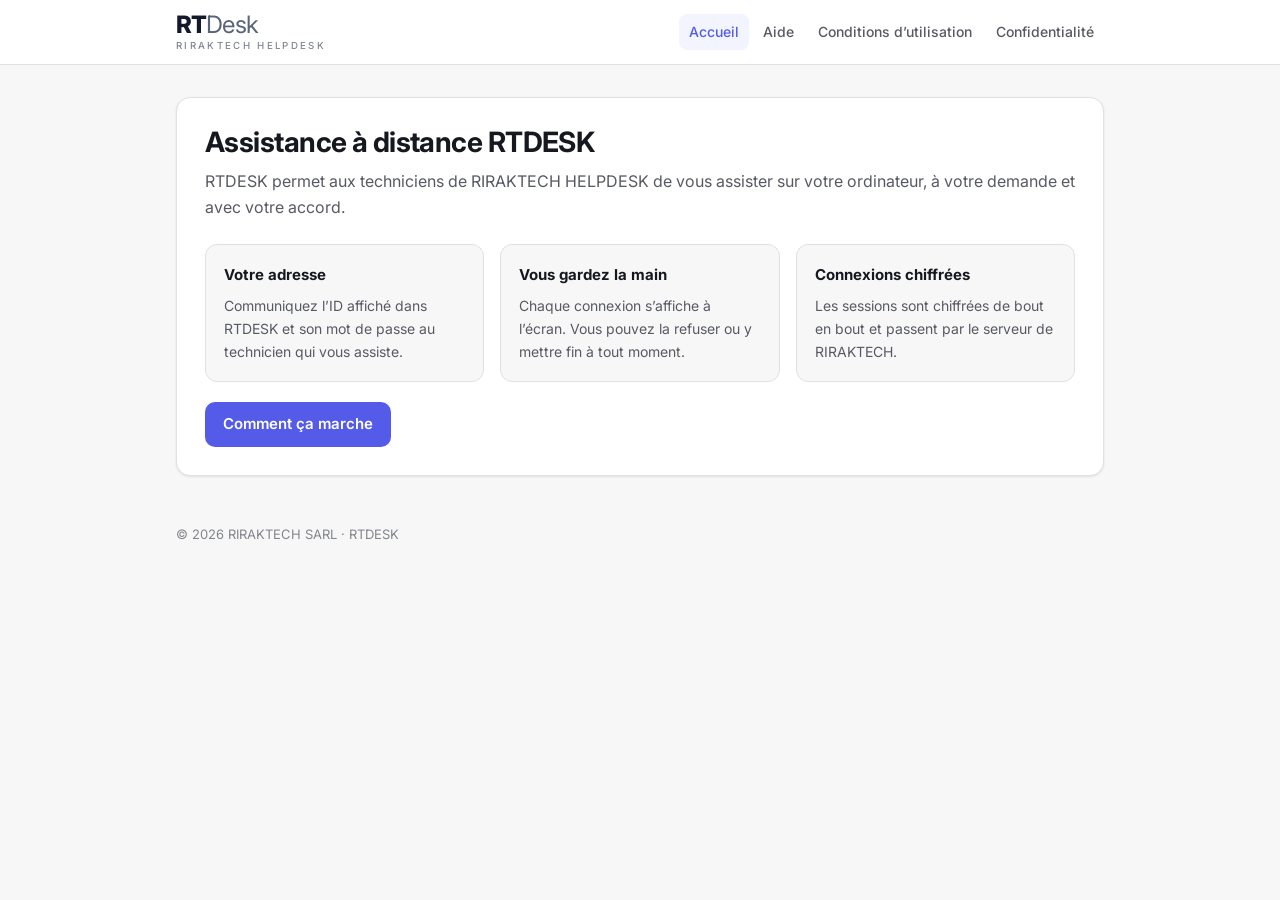
<file: index.html>
<!doctype html>
<html lang="fr">
<head>
  <meta charset="utf-8">
  <meta name="viewport" content="width=device-width, initial-scale=1">
  <title>RTDESK — Assistance à distance</title>
  <meta name="description" content="RTDESK, l’assistance à distance de RIRAKTECH HELPDESK.">
  <link rel="preconnect" href="https://fonts.googleapis.com">
  <link rel="preconnect" href="https://fonts.gstatic.com" crossorigin>
  <link href="https://fonts.googleapis.com/css2?family=Inter:wght@400;500;600;800&display=swap" rel="stylesheet">
  <link rel="stylesheet" href="style.css">
</head>
<body>
  <header class="topbar">
    <div class="topbar-inner">
      <a class="logo" href="./" aria-label="RTDesk — RIRAKTECH HELPDESK">
        <span class="name"><span class="rt">RT</span><span class="desk">Desk</span></span>
        <span class="tag">RIRAKTECH HELPDESK</span>
      </a>
      <nav>
        <a href="./" aria-current="page">Accueil</a>
        <a href="aide.html">Aide</a>
        <a href="conditions.html">Conditions d’utilisation</a>
        <a href="confidentialite.html">Confidentialité</a>
      </nav>
    </div>
  </header>

  <main>
    <section class="card">
      <h1>Assistance à distance RTDESK</h1>
      <p class="lead">RTDESK permet aux techniciens de RIRAKTECH HELPDESK de vous assister sur votre ordinateur, à votre demande et avec votre accord.</p>
      <div class="grid">
        <div class="tile">
          <h3>Votre adresse</h3>
          <p>Communiquez l’ID affiché dans RTDESK et son mot de passe au technicien qui vous assiste.</p>
        </div>
        <div class="tile">
          <h3>Vous gardez la main</h3>
          <p>Chaque connexion s’affiche à l’écran. Vous pouvez la refuser ou y mettre fin à tout moment.</p>
        </div>
        <div class="tile">
          <h3>Connexions chiffrées</h3>
          <p>Les sessions sont chiffrées de bout en bout et passent par le serveur de RIRAKTECH.</p>
        </div>
      </div>
      <a class="button" href="aide.html">Comment ça marche</a>
    </section>
  </main>

  <footer>
    © <span data-year>2026</span> RIRAKTECH SARL · RTDESK
  </footer>
  <script src="year.js"></script>
</body>
</html>
</file>
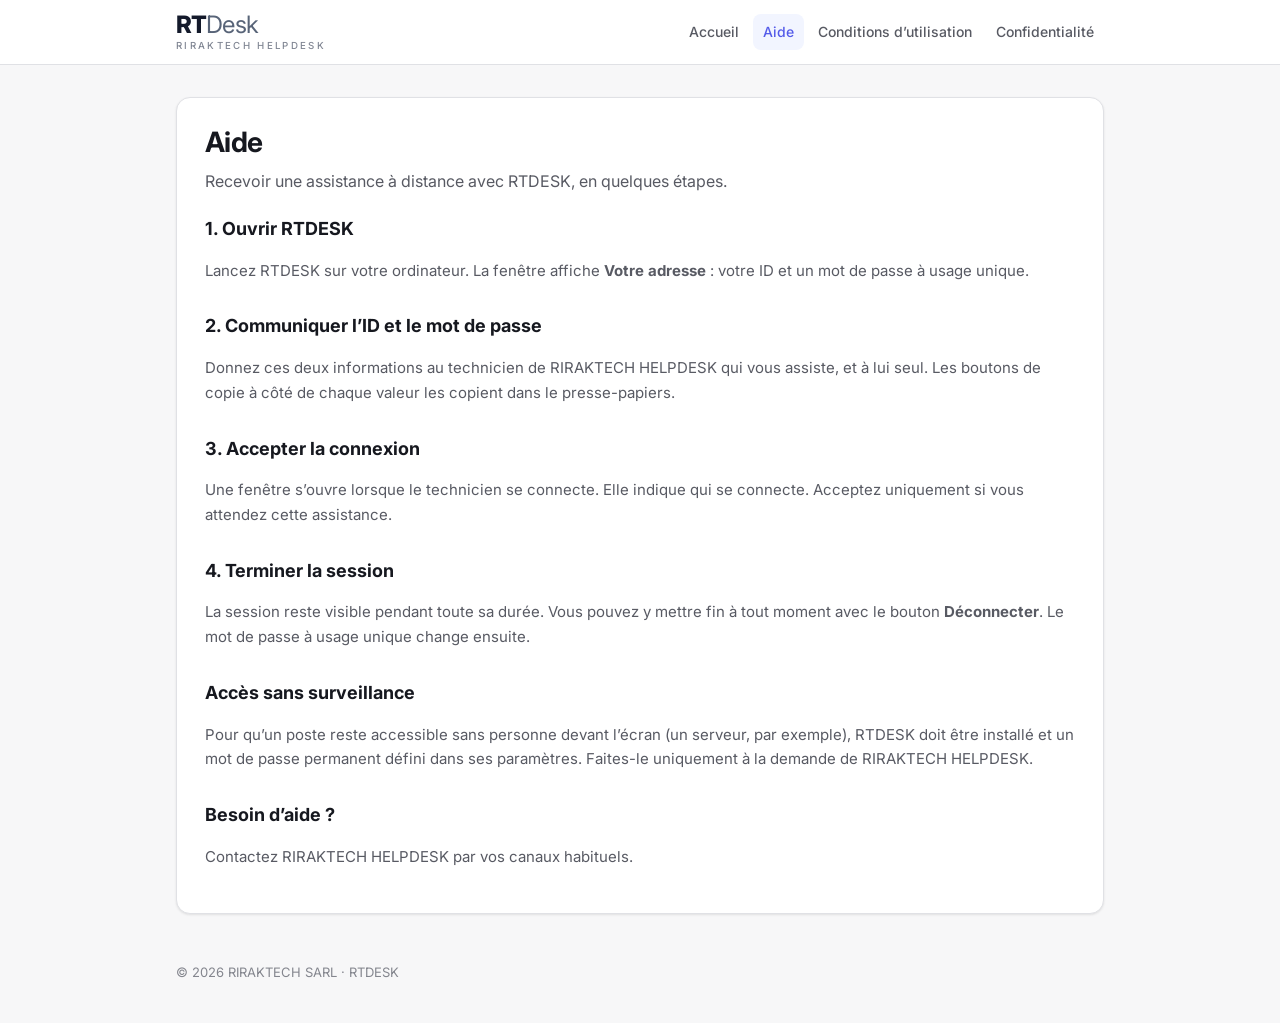
<file: aide.html>
<!doctype html>
<html lang="fr">
<head>
  <meta charset="utf-8">
  <meta name="viewport" content="width=device-width, initial-scale=1">
  <title>Aide — RTDESK</title>
  <meta name="description" content="Utiliser RTDESK pour recevoir une assistance à distance.">
  <link rel="preconnect" href="https://fonts.googleapis.com">
  <link rel="preconnect" href="https://fonts.gstatic.com" crossorigin>
  <link href="https://fonts.googleapis.com/css2?family=Inter:wght@400;500;600;800&display=swap" rel="stylesheet">
  <link rel="stylesheet" href="style.css">
</head>
<body>
  <header class="topbar">
    <div class="topbar-inner">
      <a class="logo" href="./" aria-label="RTDesk — RIRAKTECH HELPDESK">
        <span class="name"><span class="rt">RT</span><span class="desk">Desk</span></span>
        <span class="tag">RIRAKTECH HELPDESK</span>
      </a>
      <nav>
        <a href="./">Accueil</a>
        <a href="aide.html" aria-current="page">Aide</a>
        <a href="conditions.html">Conditions d’utilisation</a>
        <a href="confidentialite.html">Confidentialité</a>
      </nav>
    </div>
  </header>

  <main>
    <article class="card">
      <h1>Aide</h1>
      <p class="lead">Recevoir une assistance à distance avec RTDESK, en quelques étapes.</p>

      <h2>1. Ouvrir RTDESK</h2>
      <p>Lancez RTDESK sur votre ordinateur. La fenêtre affiche <strong>Votre adresse</strong> : votre ID et un mot de passe à usage unique.</p>

      <h2>2. Communiquer l’ID et le mot de passe</h2>
      <p>Donnez ces deux informations au technicien de RIRAKTECH HELPDESK qui vous assiste, et à lui seul. Les boutons de copie à côté de chaque valeur les copient dans le presse-papiers.</p>

      <h2>3. Accepter la connexion</h2>
      <p>Une fenêtre s’ouvre lorsque le technicien se connecte. Elle indique qui se connecte. Acceptez uniquement si vous attendez cette assistance.</p>

      <h2>4. Terminer la session</h2>
      <p>La session reste visible pendant toute sa durée. Vous pouvez y mettre fin à tout moment avec le bouton <strong>Déconnecter</strong>. Le mot de passe à usage unique change ensuite.</p>

      <h2>Accès sans surveillance</h2>
      <p>Pour qu’un poste reste accessible sans personne devant l’écran (un serveur, par exemple), RTDESK doit être installé et un mot de passe permanent défini dans ses paramètres. Faites-le uniquement à la demande de RIRAKTECH HELPDESK.</p>

      <h2>Besoin d’aide&nbsp;?</h2>
      <p>Contactez RIRAKTECH HELPDESK par vos canaux habituels.</p>
    </article>
  </main>

  <footer>
    © <span data-year>2026</span> RIRAKTECH SARL · RTDESK
  </footer>
  <script src="year.js"></script>
</body>
</html>
</file>
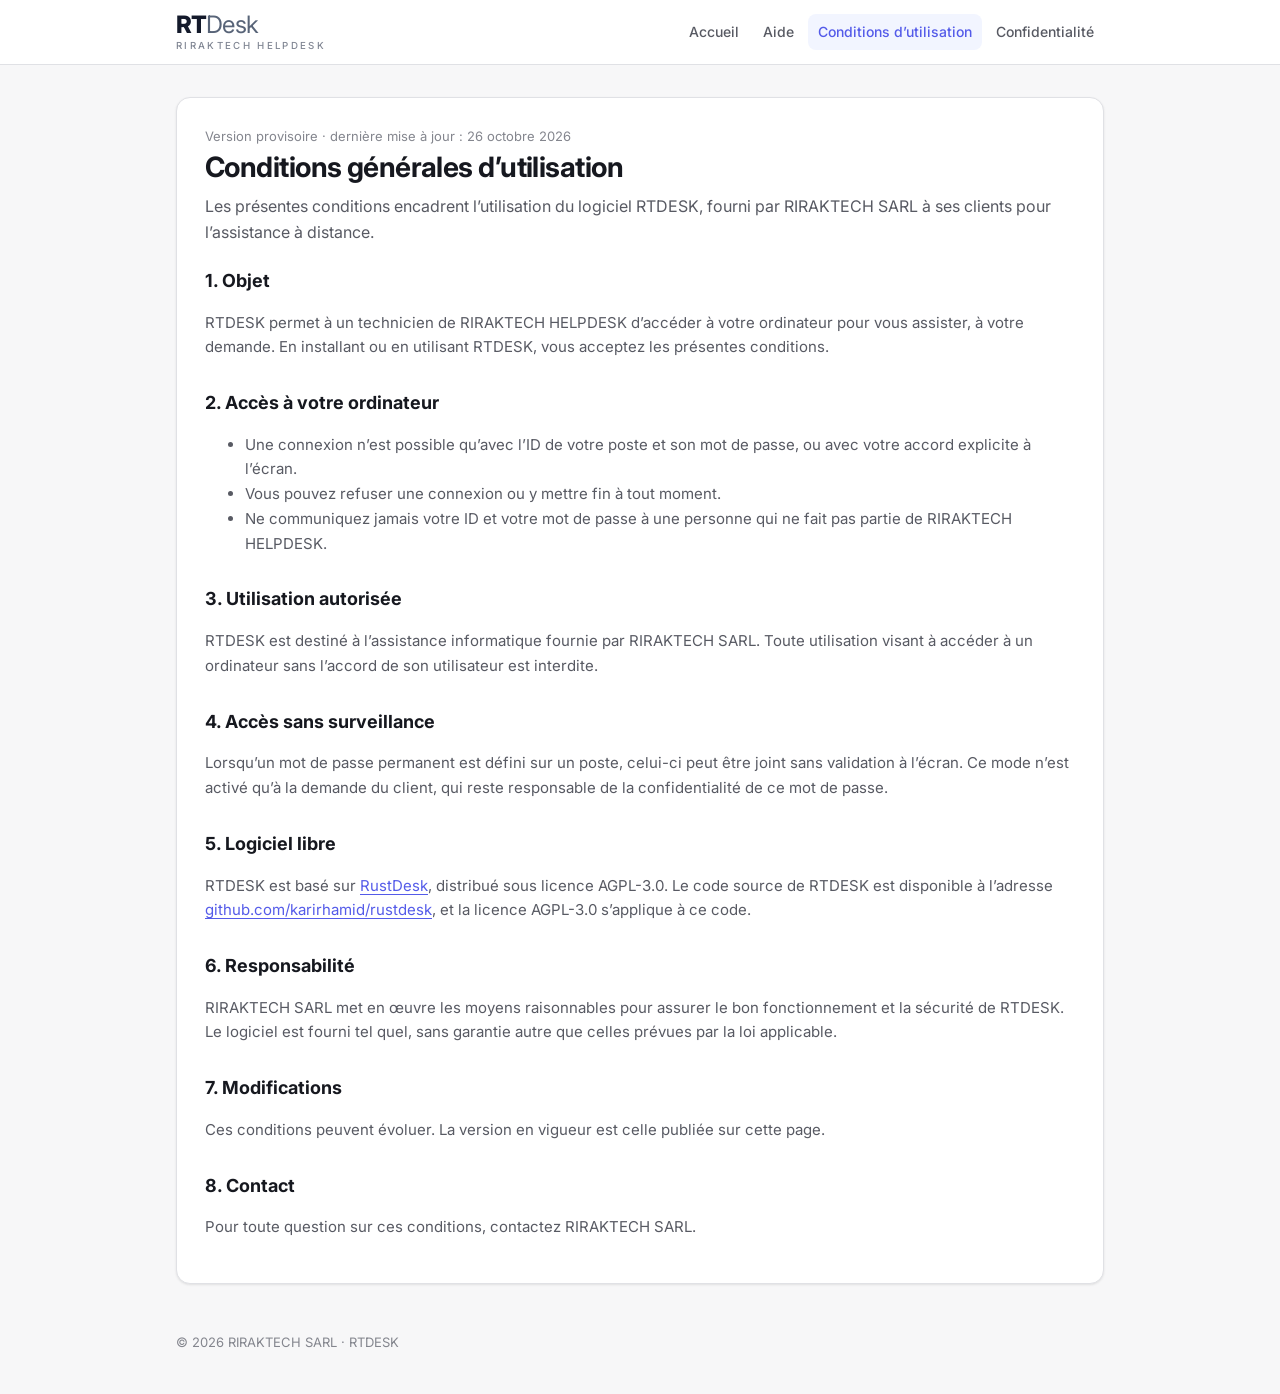
<file: conditions.html>
<!doctype html>
<html lang="fr">
<head>
  <meta charset="utf-8">
  <meta name="viewport" content="width=device-width, initial-scale=1">
  <title>Conditions d’utilisation — RTDESK</title>
  <meta name="description" content="Conditions générales d’utilisation de RTDESK.">
  <link rel="preconnect" href="https://fonts.googleapis.com">
  <link rel="preconnect" href="https://fonts.gstatic.com" crossorigin>
  <link href="https://fonts.googleapis.com/css2?family=Inter:wght@400;500;600;800&display=swap" rel="stylesheet">
  <link rel="stylesheet" href="style.css">
</head>
<body>
  <header class="topbar">
    <div class="topbar-inner">
      <a class="logo" href="./" aria-label="RTDesk — RIRAKTECH HELPDESK">
        <span class="name"><span class="rt">RT</span><span class="desk">Desk</span></span>
        <span class="tag">RIRAKTECH HELPDESK</span>
      </a>
      <nav>
        <a href="./">Accueil</a>
        <a href="aide.html">Aide</a>
        <a href="conditions.html" aria-current="page">Conditions d’utilisation</a>
        <a href="confidentialite.html">Confidentialité</a>
      </nav>
    </div>
  </header>

  <main>
    <article class="card">
      <p class="meta">Version provisoire · dernière mise à jour : 26 octobre 2026</p>
      <h1>Conditions générales d’utilisation</h1>
      <p class="lead">Les présentes conditions encadrent l’utilisation du logiciel RTDESK, fourni par RIRAKTECH SARL à ses clients pour l’assistance à distance.</p>

      <h2>1. Objet</h2>
      <p>RTDESK permet à un technicien de RIRAKTECH HELPDESK d’accéder à votre ordinateur pour vous assister, à votre demande. En installant ou en utilisant RTDESK, vous acceptez les présentes conditions.</p>

      <h2>2. Accès à votre ordinateur</h2>
      <ul>
        <li>Une connexion n’est possible qu’avec l’ID de votre poste et son mot de passe, ou avec votre accord explicite à l’écran.</li>
        <li>Vous pouvez refuser une connexion ou y mettre fin à tout moment.</li>
        <li>Ne communiquez jamais votre ID et votre mot de passe à une personne qui ne fait pas partie de RIRAKTECH HELPDESK.</li>
      </ul>

      <h2>3. Utilisation autorisée</h2>
      <p>RTDESK est destiné à l’assistance informatique fournie par RIRAKTECH SARL. Toute utilisation visant à accéder à un ordinateur sans l’accord de son utilisateur est interdite.</p>

      <h2>4. Accès sans surveillance</h2>
      <p>Lorsqu’un mot de passe permanent est défini sur un poste, celui-ci peut être joint sans validation à l’écran. Ce mode n’est activé qu’à la demande du client, qui reste responsable de la confidentialité de ce mot de passe.</p>

      <h2>5. Logiciel libre</h2>
      <p>RTDESK est basé sur <a href="https://github.com/rustdesk/rustdesk">RustDesk</a>, distribué sous licence AGPL-3.0. Le code source de RTDESK est disponible à l’adresse <a href="https://github.com/karirhamid/rustdesk">github.com/karirhamid/rustdesk</a>, et la licence AGPL-3.0 s’applique à ce code.</p>

      <h2>6. Responsabilité</h2>
      <p>RIRAKTECH SARL met en œuvre les moyens raisonnables pour assurer le bon fonctionnement et la sécurité de RTDESK. Le logiciel est fourni tel quel, sans garantie autre que celles prévues par la loi applicable.</p>

      <h2>7. Modifications</h2>
      <p>Ces conditions peuvent évoluer. La version en vigueur est celle publiée sur cette page.</p>

      <h2>8. Contact</h2>
      <p>Pour toute question sur ces conditions, contactez RIRAKTECH SARL.</p>
    </article>
  </main>

  <footer>
    © <span data-year>2026</span> RIRAKTECH SARL · RTDESK
  </footer>
  <script src="year.js"></script>
</body>
</html>
</file>
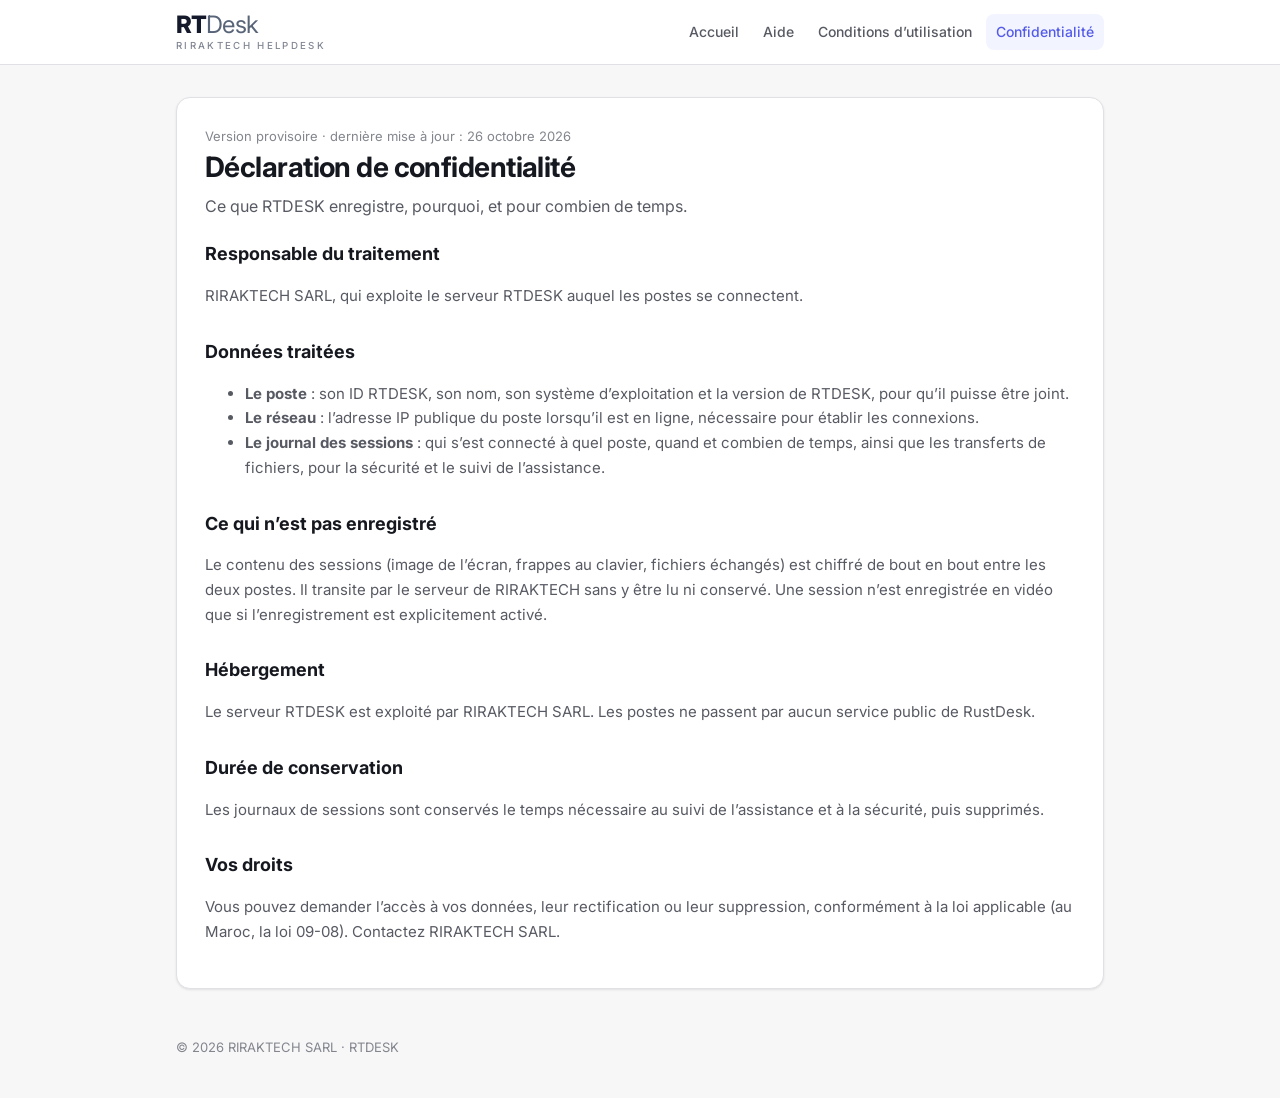
<file: confidentialite.html>
<!doctype html>
<html lang="fr">
<head>
  <meta charset="utf-8">
  <meta name="viewport" content="width=device-width, initial-scale=1">
  <title>Confidentialité — RTDESK</title>
  <meta name="description" content="Déclaration de confidentialité de RTDESK.">
  <link rel="preconnect" href="https://fonts.googleapis.com">
  <link rel="preconnect" href="https://fonts.gstatic.com" crossorigin>
  <link href="https://fonts.googleapis.com/css2?family=Inter:wght@400;500;600;800&display=swap" rel="stylesheet">
  <link rel="stylesheet" href="style.css">
</head>
<body>
  <header class="topbar">
    <div class="topbar-inner">
      <a class="logo" href="./" aria-label="RTDesk — RIRAKTECH HELPDESK">
        <span class="name"><span class="rt">RT</span><span class="desk">Desk</span></span>
        <span class="tag">RIRAKTECH HELPDESK</span>
      </a>
      <nav>
        <a href="./">Accueil</a>
        <a href="aide.html">Aide</a>
        <a href="conditions.html">Conditions d’utilisation</a>
        <a href="confidentialite.html" aria-current="page">Confidentialité</a>
      </nav>
    </div>
  </header>

  <main>
    <article class="card">
      <p class="meta">Version provisoire · dernière mise à jour : 26 octobre 2026</p>
      <h1>Déclaration de confidentialité</h1>
      <p class="lead">Ce que RTDESK enregistre, pourquoi, et pour combien de temps.</p>

      <h2>Responsable du traitement</h2>
      <p>RIRAKTECH SARL, qui exploite le serveur RTDESK auquel les postes se connectent.</p>

      <h2>Données traitées</h2>
      <ul>
        <li><strong>Le poste</strong> : son ID RTDESK, son nom, son système d’exploitation et la version de RTDESK, pour qu’il puisse être joint.</li>
        <li><strong>Le réseau</strong> : l’adresse IP publique du poste lorsqu’il est en ligne, nécessaire pour établir les connexions.</li>
        <li><strong>Le journal des sessions</strong> : qui s’est connecté à quel poste, quand et combien de temps, ainsi que les transferts de fichiers, pour la sécurité et le suivi de l’assistance.</li>
      </ul>

      <h2>Ce qui n’est pas enregistré</h2>
      <p>Le contenu des sessions (image de l’écran, frappes au clavier, fichiers échangés) est chiffré de bout en bout entre les deux postes. Il transite par le serveur de RIRAKTECH sans y être lu ni conservé. Une session n’est enregistrée en vidéo que si l’enregistrement est explicitement activé.</p>

      <h2>Hébergement</h2>
      <p>Le serveur RTDESK est exploité par RIRAKTECH SARL. Les postes ne passent par aucun service public de RustDesk.</p>

      <h2>Durée de conservation</h2>
      <p>Les journaux de sessions sont conservés le temps nécessaire au suivi de l’assistance et à la sécurité, puis supprimés.</p>

      <h2>Vos droits</h2>
      <p>Vous pouvez demander l’accès à vos données, leur rectification ou leur suppression, conformément à la loi applicable (au Maroc, la loi 09-08). Contactez RIRAKTECH SARL.</p>
    </article>
  </main>

  <footer>
    © <span data-year>2026</span> RIRAKTECH SARL · RTDESK
  </footer>
  <script src="year.js"></script>
</body>
</html>
</file>
<file: style.css>
/* RTDESK pages: the console's palette (OKLCH tokens), Inter, light and dark. */
:root {
  --surface: #ffffff;
  --sunken: #f7f7f8;
  --inset: #eff0f3;
  --content: #16181f;
  --muted: #585a63;
  --subtle: #84868e;
  --border: #e0e1e5;
  --accent: #545be9;
  --accent-soft: #f2f5ff;
  --ink: #141a2b;
  --slate: #586478;
  --tagline: #808693;
  color-scheme: light;
}
@media (prefers-color-scheme: dark) {
  :root:not([data-theme="light"]) {
    --surface: #121319;
    --sunken: #0b0c11;
    --inset: #22242c;
    --content: #f1f2f4;
    --muted: #a2a4ac;
    --subtle: #72747c;
    --border: #2c2d35;
    --accent: #8c9cfb;
    --accent-soft: #1f243f;
    --ink: #f4f5f8;
    --slate: #a1abbe;
    --tagline: #808691;
    color-scheme: dark;
  }
}
:root[data-theme="dark"] {
  --surface: #121319;
  --sunken: #0b0c11;
  --inset: #22242c;
  --content: #f1f2f4;
  --muted: #a2a4ac;
  --subtle: #72747c;
  --border: #2c2d35;
  --accent: #8c9cfb;
  --accent-soft: #1f243f;
  --ink: #f4f5f8;
  --slate: #a1abbe;
  --tagline: #808691;
  color-scheme: dark;
}

* { box-sizing: border-box; }
html { -webkit-text-size-adjust: 100%; }
body {
  margin: 0;
  background: var(--sunken);
  color: var(--content);
  font: 15px/1.65 'Inter', ui-sans-serif, system-ui, -apple-system, 'Segoe UI', sans-serif;
  -webkit-font-smoothing: antialiased;
}
a { color: var(--accent); text-underline-offset: 3px; }

.topbar {
  position: sticky; top: 0; z-index: 10;
  background: var(--surface);
  border-bottom: 1px solid var(--border);
}
.topbar-inner {
  max-width: 960px; margin: 0 auto; padding: 0 16px;
  height: 64px; display: flex; align-items: center; justify-content: space-between; gap: 16px;
}
.logo { display: inline-flex; flex-direction: column; line-height: 1; text-decoration: none; }
.logo .name { font-size: 24px; letter-spacing: -0.035em; white-space: nowrap; }
.logo .rt { font-weight: 800; color: var(--ink); }
.logo .desk { font-weight: 400; color: var(--slate); }
.logo .tag { margin-top: 4px; font-size: 9.7px; font-weight: 500; letter-spacing: 0.24em; color: var(--tagline); white-space: nowrap; }
nav { display: flex; gap: 4px; flex-wrap: wrap; justify-content: flex-end; }
nav a {
  color: var(--muted); text-decoration: none; font-size: 14px; font-weight: 500;
  padding: 6px 10px; border-radius: 8px;
}
nav a:hover { background: var(--inset); color: var(--content); }
nav a[aria-current="page"] { color: var(--accent); background: var(--accent-soft); }

main { max-width: 960px; margin: 0 auto; padding: 32px 16px 48px; }
.card {
  background: var(--surface);
  border: 1px solid var(--border);
  border-radius: 14px;
  padding: 28px;
  box-shadow: 0 1px 2px rgba(0,0,0,.04), 0 1px 3px rgba(0,0,0,.06);
}
.card + .card { margin-top: 20px; }
h1 { font-size: 28px; line-height: 1.2; letter-spacing: -0.02em; margin: 0 0 8px; }
h2 { font-size: 18px; margin: 28px 0 8px; }
h2:first-of-type { margin-top: 20px; }
p, li { color: var(--muted); }
.lead { font-size: 16px; color: var(--muted); margin: 0; }
.meta { font-size: 13px; color: var(--subtle); margin: 0 0 4px; }
.draft {
  margin: 0 0 20px; padding: 10px 14px; border-radius: 10px;
  background: var(--accent-soft); color: var(--content); font-size: 13px;
}
.grid { display: grid; gap: 16px; grid-template-columns: repeat(auto-fit, minmax(240px, 1fr)); margin-top: 24px; }
.tile { border: 1px solid var(--border); border-radius: 12px; padding: 18px; background: var(--sunken); }
.tile h3 { margin: 0 0 6px; font-size: 15px; }
.tile p { margin: 0; font-size: 14px; }
.button {
  display: inline-block; margin-top: 20px; padding: 10px 18px; border-radius: 10px;
  background: var(--accent); color: #fff; font-weight: 600; text-decoration: none;
}
:root[data-theme="dark"] .button { color: #0b0d16; }
@media (prefers-color-scheme: dark) { :root:not([data-theme="light"]) .button { color: #0b0d16; } }

footer { max-width: 960px; margin: 0 auto; padding: 0 16px 40px; font-size: 13px; color: var(--subtle); }
footer a { color: var(--subtle); }

@media (max-width: 560px) {
  .topbar-inner { height: auto; padding-top: 12px; padding-bottom: 12px; flex-direction: column; align-items: flex-start; }
  nav { justify-content: flex-start; }
  .card { padding: 20px; }
  h1 { font-size: 24px; }
}
</file>
